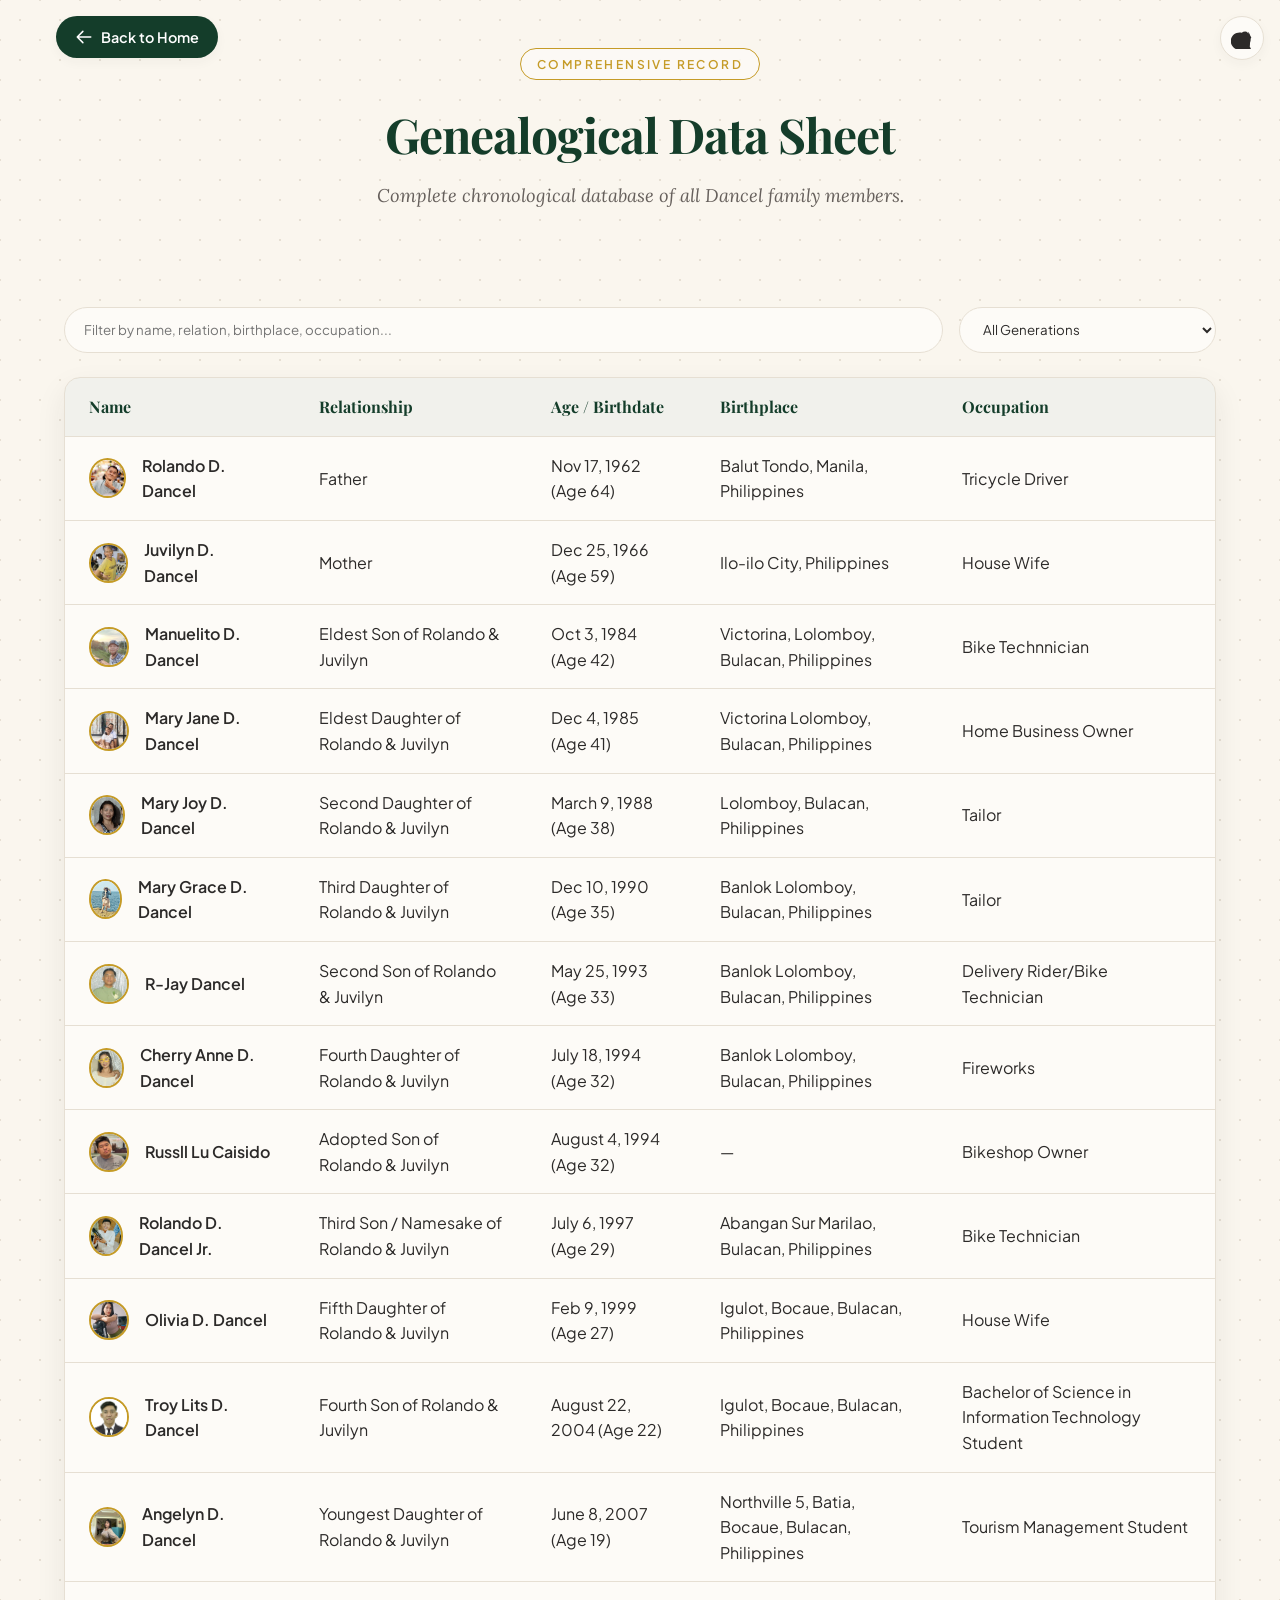
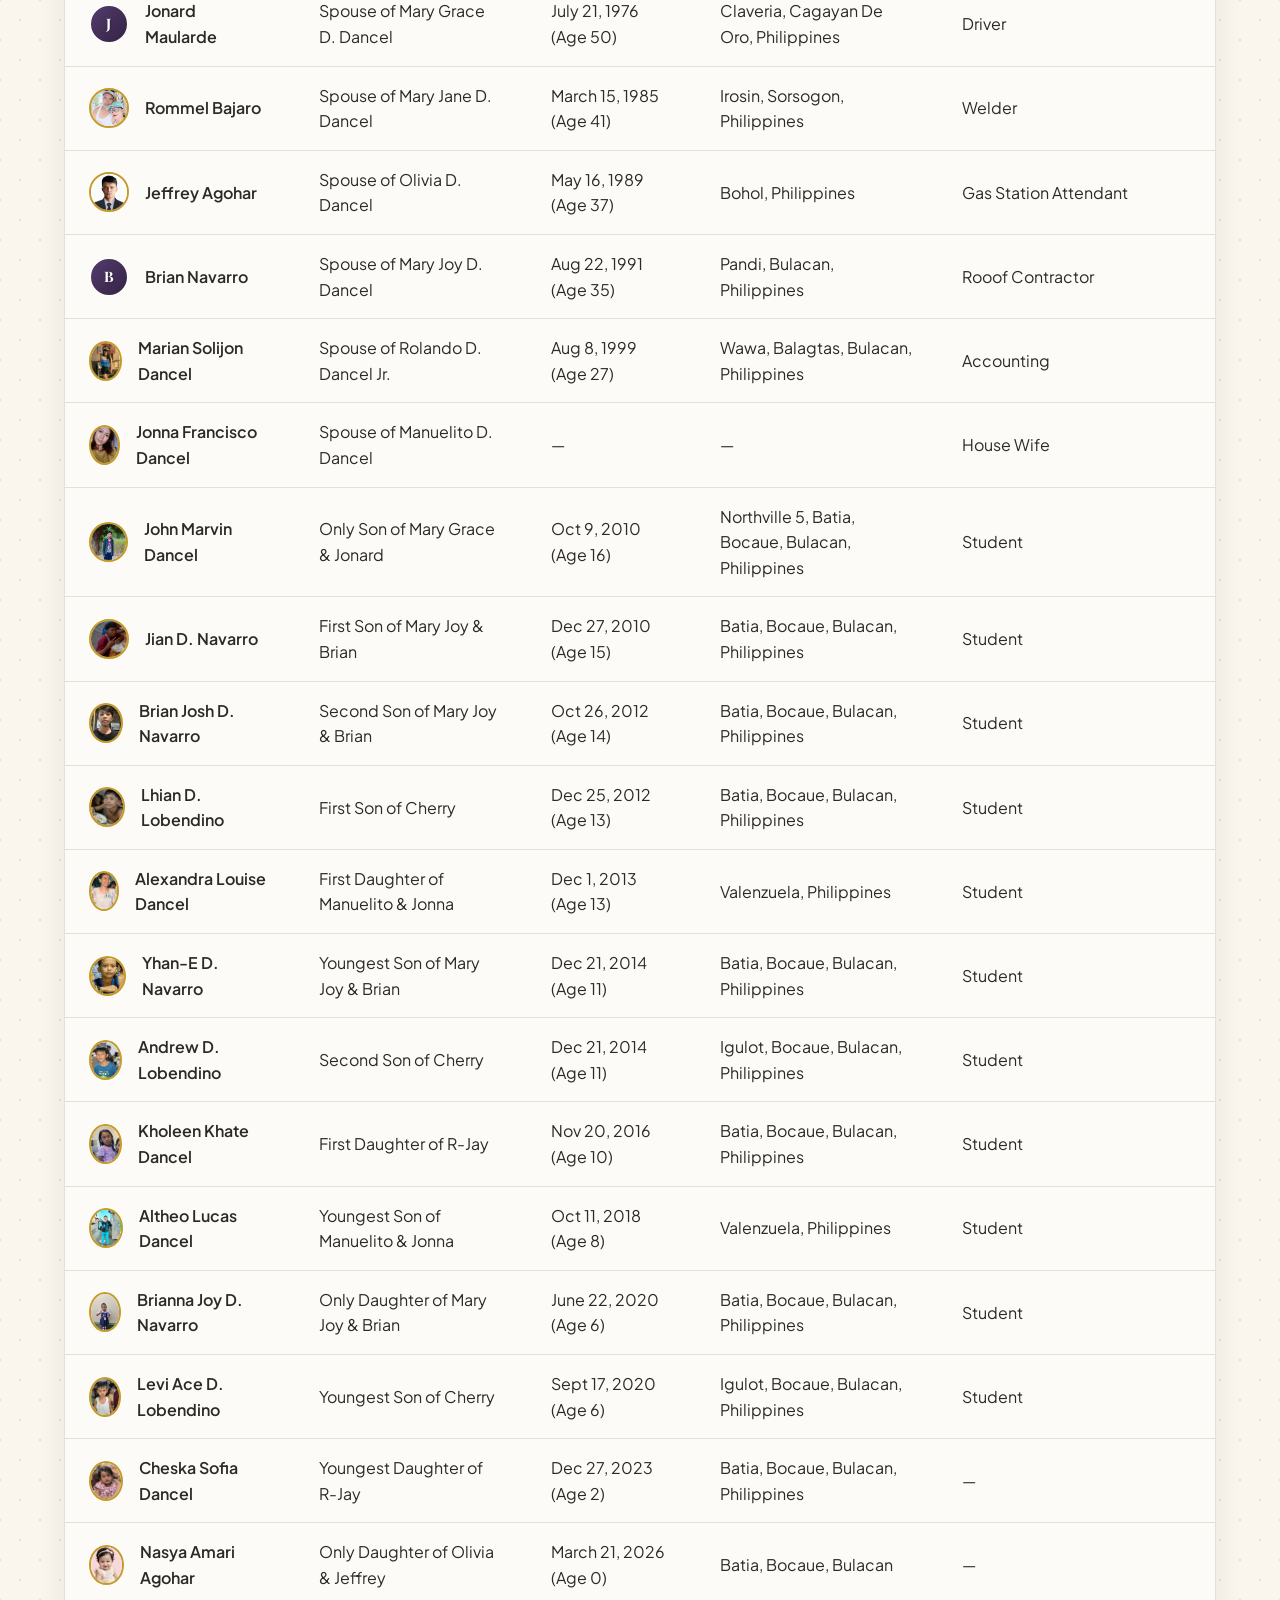
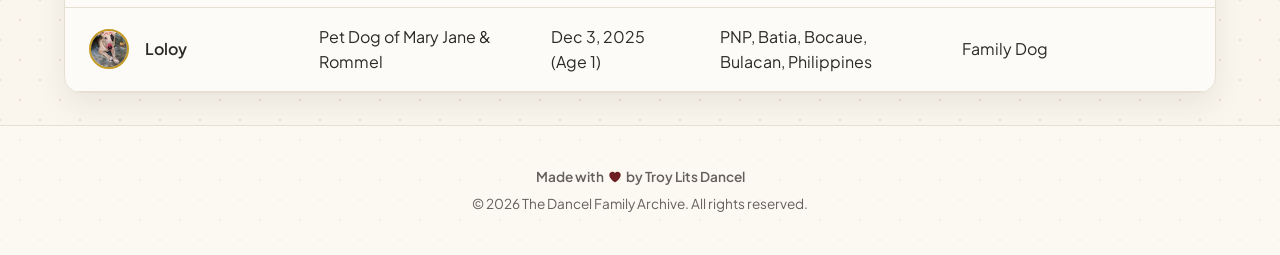
<file: genealogy.html>
<!DOCTYPE html>
<html lang="en">
<head>
  <meta charset="UTF-8">
  <meta name="viewport" content="width=device-width, initial-scale=1.0">
  <title>Genealogical Data — The Dancel Family Archive</title>
  <meta name="description" content="View a comprehensive list of birthdates, birthplaces, and relationships for everyone in the Dancel family tree.">
  <link rel="stylesheet" href="style.css">
  <style>
    /* Custom page-specific styling for the genealogy data sheet */
    .genealogy-container {
      max-width: 1200px;
      margin: 2rem auto;
      padding: 0 1.5rem;
    }
    .data-table-wrapper {
      background: var(--color-bg-card);
      border: 1px solid var(--color-border);
      border-radius: 16px;
      box-shadow: var(--shadow-md);
      overflow-x: auto;
      margin-top: 1.5rem;
    }
    .data-table {
      width: 100%;
      border-collapse: collapse;
      text-align: left;
      font-family: var(--font-sans);
    }
    .data-table th, .data-table td {
      padding: 1rem 1.5rem;
      border-bottom: 1px solid var(--color-border);
      color: var(--color-text-main);
    }
    .data-table th {
      background: rgba(20, 61, 42, 0.05);
      font-family: var(--font-serif-header);
      font-weight: 700;
      color: var(--color-accent-emerald);
      user-select: none;
    }
    :root[data-theme="dark"] .data-table th {
      background: rgba(76, 184, 127, 0.1);
      color: var(--color-accent-emerald);
    }
    .data-table tr {
      cursor: pointer;
      transition: var(--transition-fast);
    }
    .data-table tr:hover {
      background: var(--color-bg-card-hover);
    }
    .member-info-cell {
      display: flex;
      align-items: center;
      gap: 1rem;
    }
    .member-avatar-mini {
      width: 40px;
      height: 40px;
      border-radius: 50%;
      object-fit: cover;
      border: 2px solid var(--color-border-gold);
    }
    .member-avatar-fallback {
      width: 40px;
      height: 40px;
      border-radius: 50%;
      display: flex;
      align-items: center;
      justify-content: center;
      font-weight: bold;
      color: white;
      font-size: 0.9rem;
    }
    .search-filter-bar {
      display: flex;
      gap: 1rem;
      margin-bottom: 1.5rem;
      flex-wrap: wrap;
    }
    .genealogy-search {
      flex: 1;
      min-width: 250px;
      padding: 0.8rem 1.2rem;
      border: 1px solid var(--color-border);
      border-radius: 30px;
      font-family: var(--font-sans);
      background: var(--color-bg-card);
      color: var(--color-text-main);
      outline: none;
      transition: var(--transition-fast);
    }
    .genealogy-search:focus {
      border-color: var(--color-border-gold);
    }
    .genealogy-filter {
      padding: 0.8rem 1.2rem;
      border: 1px solid var(--color-border);
      border-radius: 30px;
      font-family: var(--font-sans);
      background: var(--color-bg-card);
      color: var(--color-text-main);
      outline: none;
      cursor: pointer;
    }
    @media (max-width: 768px) {
      .data-table th:nth-child(4), .data-table td:nth-child(4),
      .data-table th:nth-child(5), .data-table td:nth-child(5) {
        display: none; /* Hide birthplace/occupation on mobile to keep readable */
      }
    }
  </style>
</head>
<body>
  <header>
    <a href="home.html" class="back-to-home-btn">
      <svg xmlns="http://www.w3.org/2000/svg" fill="none" viewBox="0 0 24 24" stroke-width="2" stroke="currentColor">
        <path stroke-linecap="round" stroke-linejoin="round" d="M10.5 19.5L3 12m0 0l7.5-7.5M3 12h18" />
      </svg>
      Back to Home
    </a>
    <button class="theme-toggle-btn" id="theme-toggle" title="Toggle Dark Mode">
      <svg xmlns="http://www.w3.org/2000/svg" fill="currentColor" viewBox="0 0 24 24">
        <path d="M21.64 15.95c-.18-.87-.46-1.69-.82-2.47.54-.5 1.25-1.3 1.25-2.12 0-.88-.75-1.6-1.63-1.6-.07 0-.15 0-.22.01C19.27 7.2 17.66 5.02 15.5 5c-1.4 0-2.74.5-3.8 1.3-.75-.23-1.54-.35-2.35-.35-5.31 0-9.65 4.26-9.65 9.5s4.34 9.5 9.65 9.5c.3 0 .59-.01.88-.04 1.06.68 2.36 1.08 3.7 1.08 1.45 0 2.8-.48 3.77-1.3l.5.5c.75.75 2.07.75 2.82 0 .75-.75.75-2.07 0-2.82l-.5-.5.02-.82c.14-1.14.2-2.3.2-3.46.53-1.69.82-3.46.82-5.3 0-2.84-1.22-5.39-3.15-7.15z"/>
      </svg>
    </button>
    <div class="header-center">
      <div class="brand-badge">Comprehensive Record</div>
      <h1 class="main-title">Genealogical Data Sheet</h1>
      <p class="subtitle">Complete chronological database of all Dancel family members.</p>
    </div>
  </header>

  <main class="genealogy-container" id="genealogy-layout">
    <div class="search-filter-bar">
      <input type="text" id="genealogy-search-input" class="genealogy-search" placeholder="Filter by name, relation, birthplace, occupation..." autocomplete="off">
      <select id="genealogy-generation-filter" class="genealogy-filter">
        <option value="all">All Generations</option>
        <option value="1">1st Gen (Parents)</option>
        <option value="2">2nd Gen (Siblings)</option>
        <option value="3">3rd Gen (Grandchildren & Pets)</option>
      </select>
    </div>

    <div class="data-table-wrapper">
      <table class="data-table">
        <thead>
          <tr>
            <th>Name</th>
            <th>Relationship</th>
            <th>Age / Birthdate</th>
            <th>Birthplace</th>
            <th>Occupation</th>
          </tr>
        </thead>
        <tbody id="genealogy-table-body">
          <!-- Dynamic contents -->
        </tbody>
      </table>
    </div>
  </main>

  <footer>
    <p class="footer-heart">
      Made with 
      <svg xmlns="http://www.w3.org/2000/svg" viewBox="0 0 24 24" fill="currentColor">
        <path d="M11.645 20.91l-.007-.003-.022-.012a15.247 15.247 0 01-.383-.218 25.18 25.18 0 01-4.244-3.17C4.688 15.36 2.25 12.174 2.25 8.25 2.25 5.322 4.714 3 7.688 3A5.5 5.5 0 0112 5.052 5.5 5.5 0 0116.313 3c2.973 0 5.437 2.322 5.437 5.25 0 3.925-2.438 7.111-4.739 9.256a25.175 25.175 0 01-4.244 3.17 15.247 15.247 0 01-.383.219l-.022.012-.007.004-.003.001a.752.752 0 01-.704 0l-.003-.001z" />
      </svg>
      by Troy Lits Dancel
    </p>
    <p>&copy; 2026 The Dancel Family Archive. All rights reserved.</p>
  </footer>

  <script src="script.js"></script>
</body>
</html>
</file>
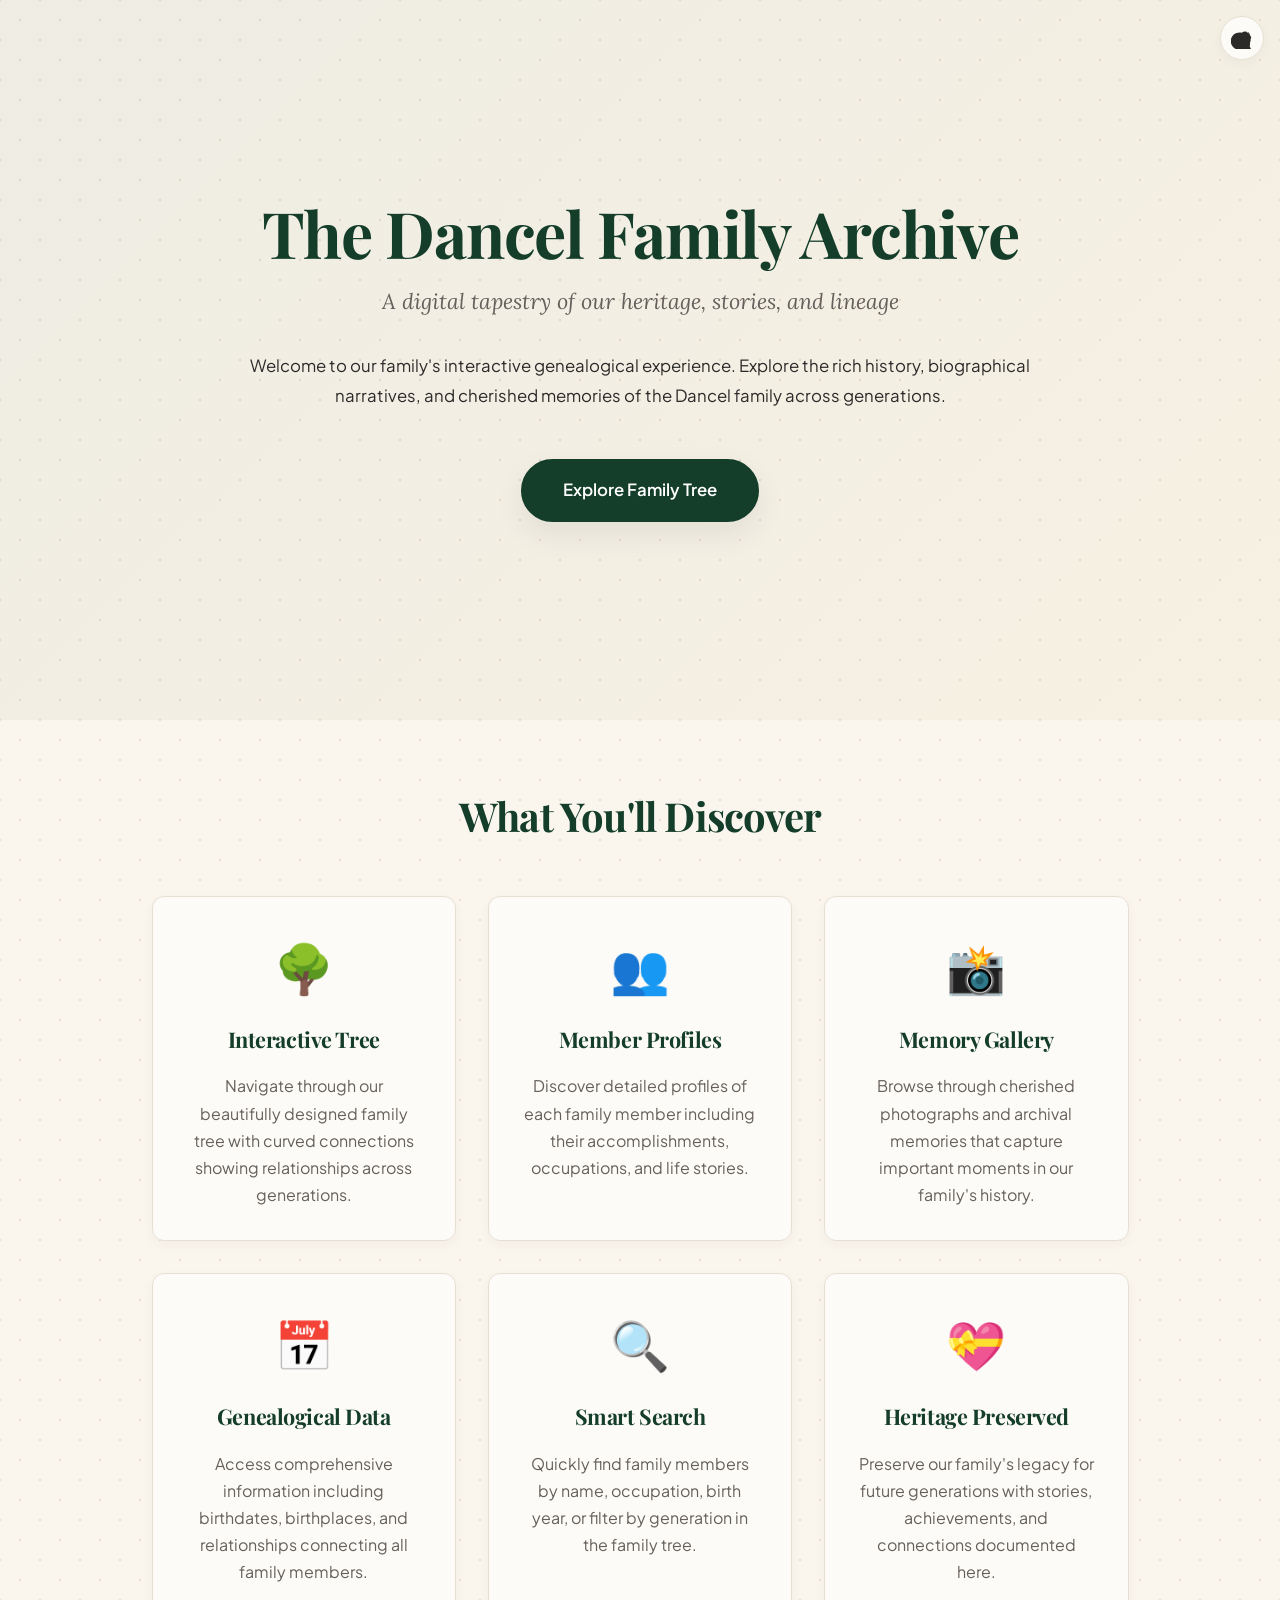
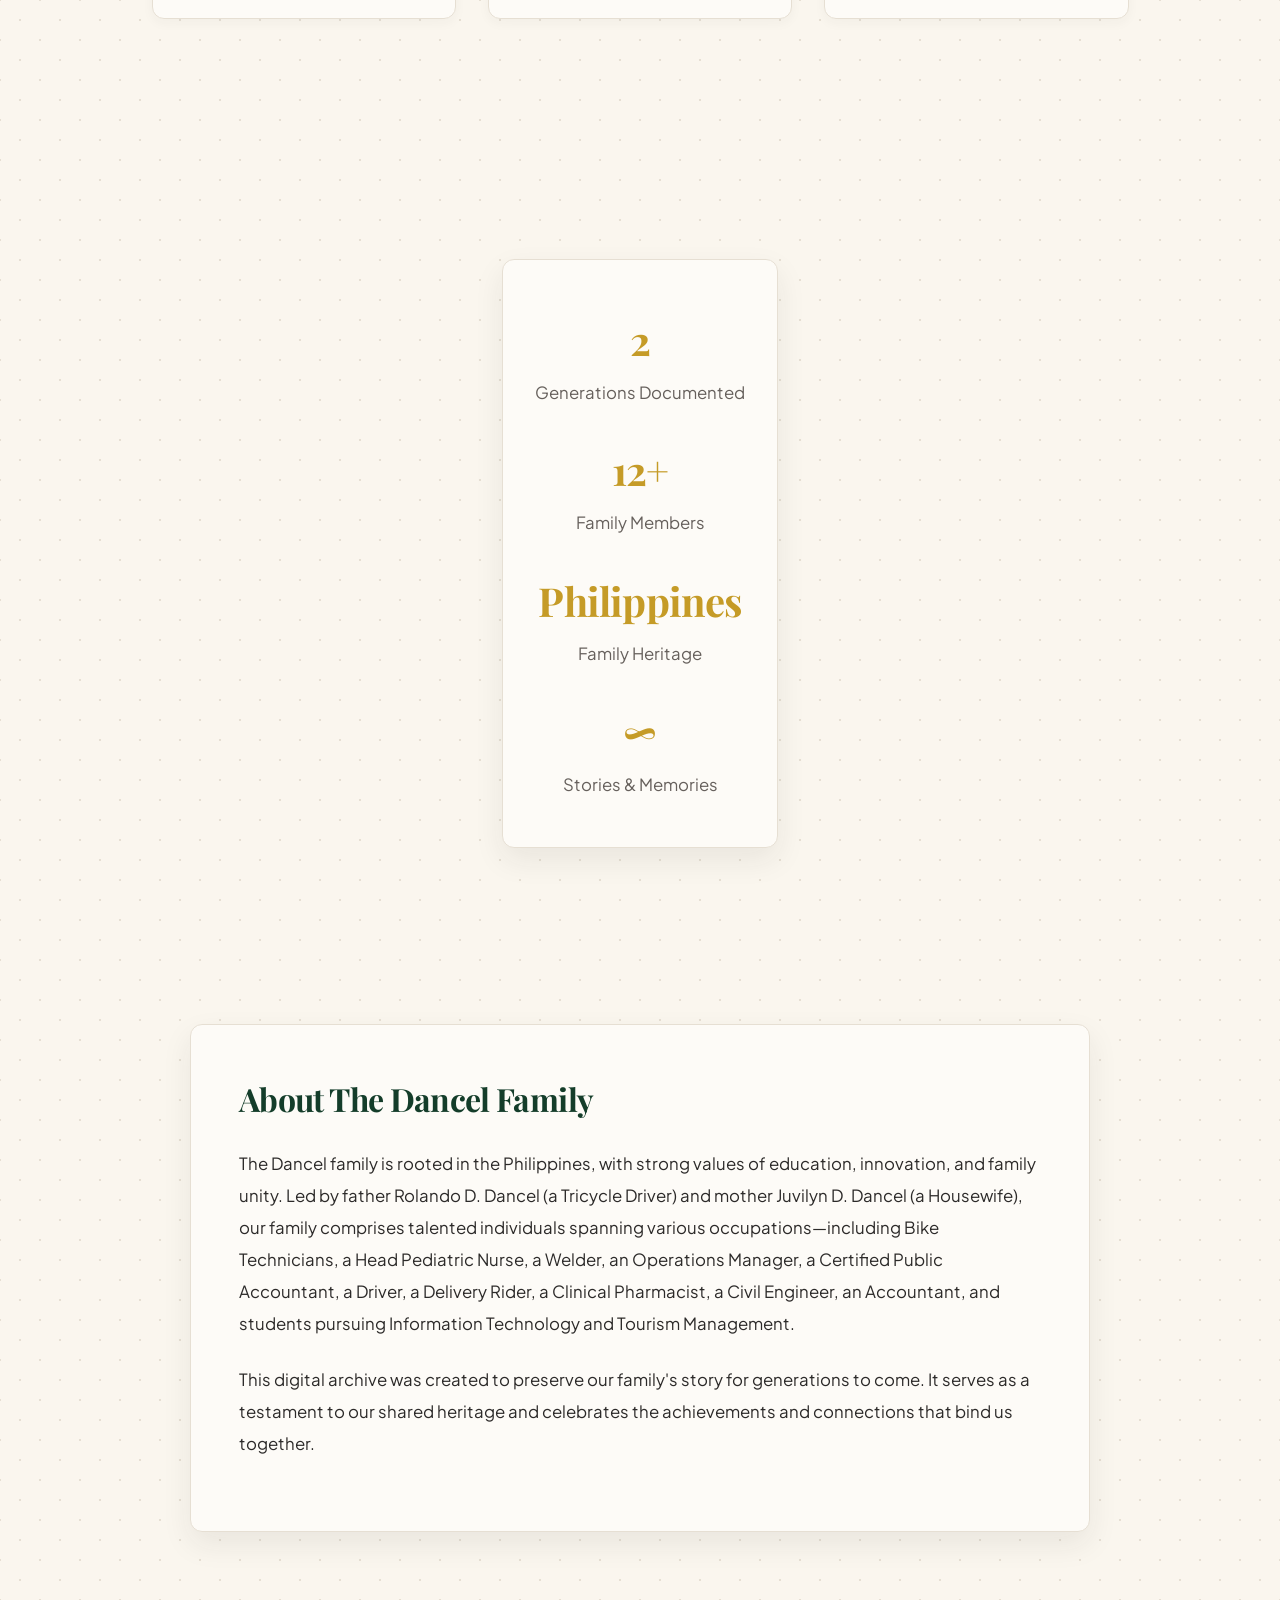
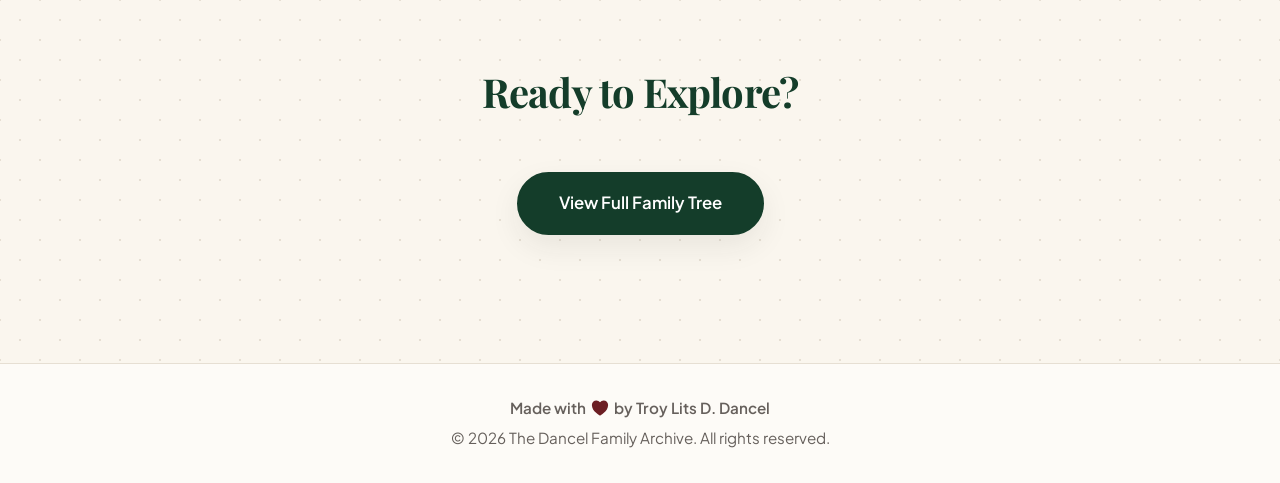
<file: home.html>
<!DOCTYPE html>
<html lang="en">
<head>
  <meta charset="UTF-8">
  <meta name="viewport" content="width=device-width, initial-scale=1.0">
  <title>The Dancel Family Archive — Home</title>
  <meta name="description" content="Welcome to the Dancel Family Archive. Explore our rich heritage, genealogical lineage, and family stories.">
  <link rel="stylesheet" href="style.css">
  <style>
    /* Home Page Specific Styles */
    .home-hero {
      min-height: 80vh;
      display: flex;
      align-items: center;
      justify-content: center;
      text-align: center;
      padding: 4rem 2rem;
      background: linear-gradient(135deg, rgba(20, 61, 42, 0.05) 0%, rgba(197, 155, 39, 0.05) 100%);
      position: relative;
      overflow: hidden;
    }

    .hero-content {
      max-width: 800px;
      z-index: 2;
    }

    .hero-content h1 {
      font-size: 4rem;
      color: var(--color-accent-emerald);
      margin-bottom: 1rem;
      line-height: 1.1;
      font-family: var(--font-serif-header);
    }

    .hero-subtitle {
      font-size: 1.35rem;
      color: var(--color-text-muted);
      margin-bottom: 2rem;
      font-style: italic;
      font-family: var(--font-serif-body);
    }

    .hero-description {
      font-size: 1.05rem;
      color: var(--color-text-main);
      line-height: 1.8;
      margin-bottom: 3rem;
    }

    .cta-button {
      display: inline-block;
      padding: 1rem 2.5rem;
      background-color: var(--color-accent-emerald);
      color: white;
      text-decoration: none;
      border-radius: 50px;
      font-weight: 600;
      font-size: 1.05rem;
      transition: var(--transition-smooth);
      box-shadow: var(--shadow-md);
      border: 2px solid var(--color-accent-emerald);
    }

    .cta-button:hover {
      background-color: transparent;
      color: var(--color-accent-emerald);
      transform: translateY(-2px);
      box-shadow: var(--shadow-lg);
    }

    .features-section {
      max-width: 1200px;
      margin: 4rem auto;
      padding: 0 2rem;
    }

    .section-title {
      font-size: 2.5rem;
      color: var(--color-accent-emerald);
      text-align: center;
      margin-bottom: 3rem;
      font-family: var(--font-serif-header);
    }

    .features-grid {
      display: grid;
      grid-template-columns: repeat(auto-fit, minmax(280px, 1fr));
      gap: 2rem;
      margin-bottom: 4rem;
    }

    .feature-card {
      background-color: var(--color-bg-card);
      padding: 2rem;
      border-radius: 12px;
      border: 1px solid var(--color-border);
      text-align: center;
      transition: var(--transition-smooth);
      box-shadow: var(--shadow-sm);
    }

    .feature-card:hover {
      transform: translateY(-8px);
      box-shadow: var(--shadow-lg);
      border-color: var(--color-accent-gold);
    }

    .feature-icon {
      font-size: 3rem;
      margin-bottom: 1rem;
    }

    .feature-card h3 {
      font-size: 1.35rem;
      color: var(--color-accent-emerald);
      margin-bottom: 1rem;
      font-family: var(--font-serif-header);
    }

    .feature-card p {
      color: var(--color-text-muted);
      line-height: 1.7;
    }

    .family-stats {
      background-color: var(--color-bg-card);
      padding: 3rem 2rem;
      border-radius: 12px;
      border: 1px solid var(--color-border);
      margin: 3rem 0;
      box-shadow: var(--shadow-md);
    }

    .stats-grid {
      display: grid;
      grid-template-columns: repeat(auto-fit, minmax(200px, 1fr));
      gap: 2rem;
      text-align: center;
    }

    .stat-item h4 {
      font-size: 2.5rem;
      color: var(--color-accent-gold);
      margin-bottom: 0.5rem;
      font-family: var(--font-serif-header);
    }

    .stat-item p {
      color: var(--color-text-muted);
      font-size: 1.05rem;
    }

    .about-section {
      max-width: 900px;
      margin: 4rem auto;
      padding: 0 2rem;
      background-color: var(--color-bg-card);
      padding: 3rem;
      border-radius: 12px;
      border: 1px solid var(--color-border);
      box-shadow: var(--shadow-md);
    }

    .about-section h2 {
      font-size: 2rem;
      color: var(--color-accent-emerald);
      margin-bottom: 1.5rem;
      font-family: var(--font-serif-header);
    }

    .about-section p {
      color: var(--color-text-main);
      line-height: 1.9;
      margin-bottom: 1.5rem;
      font-size: 1.05rem;
    }

    .cta-container {
      text-align: center;
      margin: 4rem 0;
    }

    footer {
      background-color: var(--color-bg-card);
      border-top: 1px solid var(--color-border);
      padding: 2rem;
      text-align: center;
      margin-top: 4rem;
    }

    .footer-heart {
      display: flex;
      align-items: center;
      justify-content: center;
      gap: 0.5rem;
      color: var(--color-text-muted);
      margin-bottom: 0.5rem;
    }

    .footer-heart svg {
      width: 20px;
      height: 20px;
      color: var(--color-accent-burgundy);
    }

    footer p {
      color: var(--color-text-muted);
      font-size: 0.95rem;
    }

    @media (max-width: 768px) {
      .hero-content h1 {
        font-size: 2.5rem;
      }

      .hero-subtitle {
        font-size: 1.15rem;
      }

      .section-title {
        font-size: 2rem;
      }

      .features-grid {
        grid-template-columns: 1fr;
      }
    }
  </style>
</head>
<body>
  <button class="theme-toggle-btn" id="theme-toggle" title="Toggle Dark Mode">
    <svg xmlns="http://www.w3.org/2000/svg" fill="currentColor" viewBox="0 0 24 24">
      <path d="M21.64 15.95c-.18-.87-.46-1.69-.82-2.47.54-.5 1.25-1.3 1.25-2.12 0-.88-.75-1.6-1.63-1.6-.07 0-.15 0-.22.01C19.27 7.2 17.66 5.02 15.5 5c-1.4 0-2.74.5-3.8 1.3-.75-.23-1.54-.35-2.35-.35-5.31 0-9.65 4.26-9.65 9.5s4.34 9.5 9.65 9.5c.3 0 .59-.01.88-.04 1.06.68 2.36 1.08 3.7 1.08 1.45 0 2.8-.48 3.77-1.3l.5.5c.75.75 2.07.75 2.82 0 .75-.75.75-2.07 0-2.82l-.5-.5.02-.82c.14-1.14.2-2.3.2-3.46.53-1.69.82-3.46.82-5.3 0-2.84-1.22-5.39-3.15-7.15z"/>
    </svg>
  </button>
  <!-- Hero Section -->
  <section class="home-hero">
    <div class="hero-content">
      <h1>The Dancel Family Archive</h1>
      <p class="hero-subtitle">A digital tapestry of our heritage, stories, and lineage</p>
      <p class="hero-description">
        Welcome to our family's interactive genealogical experience. Explore the rich history, 
        biographical narratives, and cherished memories of the Dancel family across generations.
      </p>
      <a href="index.html" class="cta-button">Explore Family Tree</a>
    </div>
  </section>

  <!-- Features Section -->
  <section class="features-section">
    <h2 class="section-title">What You'll Discover</h2>
    <div class="features-grid">
      <a href="index.html#tree-container" class="feature-card feature-link">
        <div class="feature-icon">🌳</div>
        <h3>Interactive Tree</h3>
        <p>Navigate through our beautifully designed family tree with curved connections showing relationships across generations.</p>
      </a>
      <a href="index.html?focus=search" class="feature-card feature-link">
        <div class="feature-icon">👥</div>
        <h3>Member Profiles</h3>
        <p>Discover detailed profiles of each family member including their accomplishments, occupations, and life stories.</p>
      </a>
      <a href="index.html#family-gallery" class="feature-card feature-link">
        <div class="feature-icon">📸</div>
        <h3>Memory Gallery</h3>
        <p>Browse through cherished photographs and archival memories that capture important moments in our family's history.</p>
      </a>
      <a href="genealogy.html" class="feature-card feature-link">
        <div class="feature-icon">📅</div>
        <h3>Genealogical Data</h3>
        <p>Access comprehensive information including birthdates, birthplaces, and relationships connecting all family members.</p>
      </a>
      <a href="index.html?focus=search" class="feature-card feature-link">
        <div class="feature-icon">🔍</div>
        <h3>Smart Search</h3>
        <p>Quickly find family members by name, occupation, birth year, or filter by generation in the family tree.</p>
      </a>
      <a href="index.html#family-gallery" class="feature-card feature-link">
        <div class="feature-icon">💝</div>
        <h3>Heritage Preserved</h3>
        <p>Preserve our family's legacy for future generations with stories, achievements, and connections documented here.</p>
      </a>
    </div>
  </section>

  <!-- Family Stats -->
  <section class="features-section">
    <div class="family-stats">
      <div class="stats-grid">
        <div class="stat-item">
          <h4>2</h4>
          <p>Generations Documented</p>
        </div>
        <div class="stat-item">
          <h4>12+</h4>
          <p>Family Members</p>
        </div>
        <div class="stat-item">
          <h4>Philippines</h4>
          <p>Family Heritage</p>
        </div>
        <div class="stat-item">
          <h4>∞</h4>
          <p>Stories & Memories</p>
        </div>
      </div>
    </div>
  </section>

  <!-- About Section -->
  <section class="about-section">
    <h2>About The Dancel Family</h2>
    <p>
      The Dancel family is rooted in the Philippines, with strong values of education, innovation, and family unity. 
      Led by father Rolando D. Dancel (a Tricycle Driver) and mother Juvilyn D. Dancel (a Housewife), our family comprises talented individuals spanning various occupations—including Bike Technicians, a Head Pediatric Nurse, a Welder, an Operations Manager, a Certified Public Accountant, a Driver, a Delivery Rider, a Clinical Pharmacist, a Civil Engineer, an Accountant, and students pursuing Information Technology and Tourism Management.
    </p>
    <p>
      This digital archive was created to preserve our family's story for generations to come. It serves as a 
      testament to our shared heritage and celebrates the achievements and connections that bind us together.
    </p>
  </section>

  <!-- Call to Action -->
  <section class="cta-container">
    <h2 class="section-title">Ready to Explore?</h2>
    <a href="index.html" class="cta-button">View Full Family Tree</a>
  </section>

  <!-- Footer -->
  <footer>
    <p class="footer-heart">
      Made with 
      <svg xmlns="http://www.w3.org/2000/svg" viewBox="0 0 24 24" fill="currentColor">
        <path d="M11.645 20.91l-.007-.003-.022-.012a15.247 15.247 0 01-.383-.218 25.18 25.18 0 01-4.244-3.17C4.688 15.36 2.25 12.174 2.25 8.25 2.25 5.322 4.714 3 7.688 3A5.5 5.5 0 0112 5.052 5.5 5.5 0 0116.313 3c2.973 0 5.437 2.322 5.437 5.25 0 3.925-2.438 7.111-4.739 9.256a25.175 25.175 0 01-4.244 3.17 15.247 15.247 0 01-.383.219l-.022.012-.007.004-.003.001a.752.752 0 01-.704 0l-.003-.001z" />
      </svg>
      by Troy Lits D. Dancel
    </p>
    <p>&copy; 2026 The Dancel Family Archive. All rights reserved.</p>
  </footer>

  <script>
    // Smooth scroll for navigation
    document.querySelectorAll('a[href="index.html"]').forEach(link => {
      link.addEventListener('click', (e) => {
        document.body.style.opacity = 0;
        document.body.style.transition = 'opacity 0.3s ease';
        setTimeout(() => {
          window.location.href = link.href;
        }, 300);
      });
    });
  </script>
  <script src="script.js"></script>
</body>
</html>
</file>
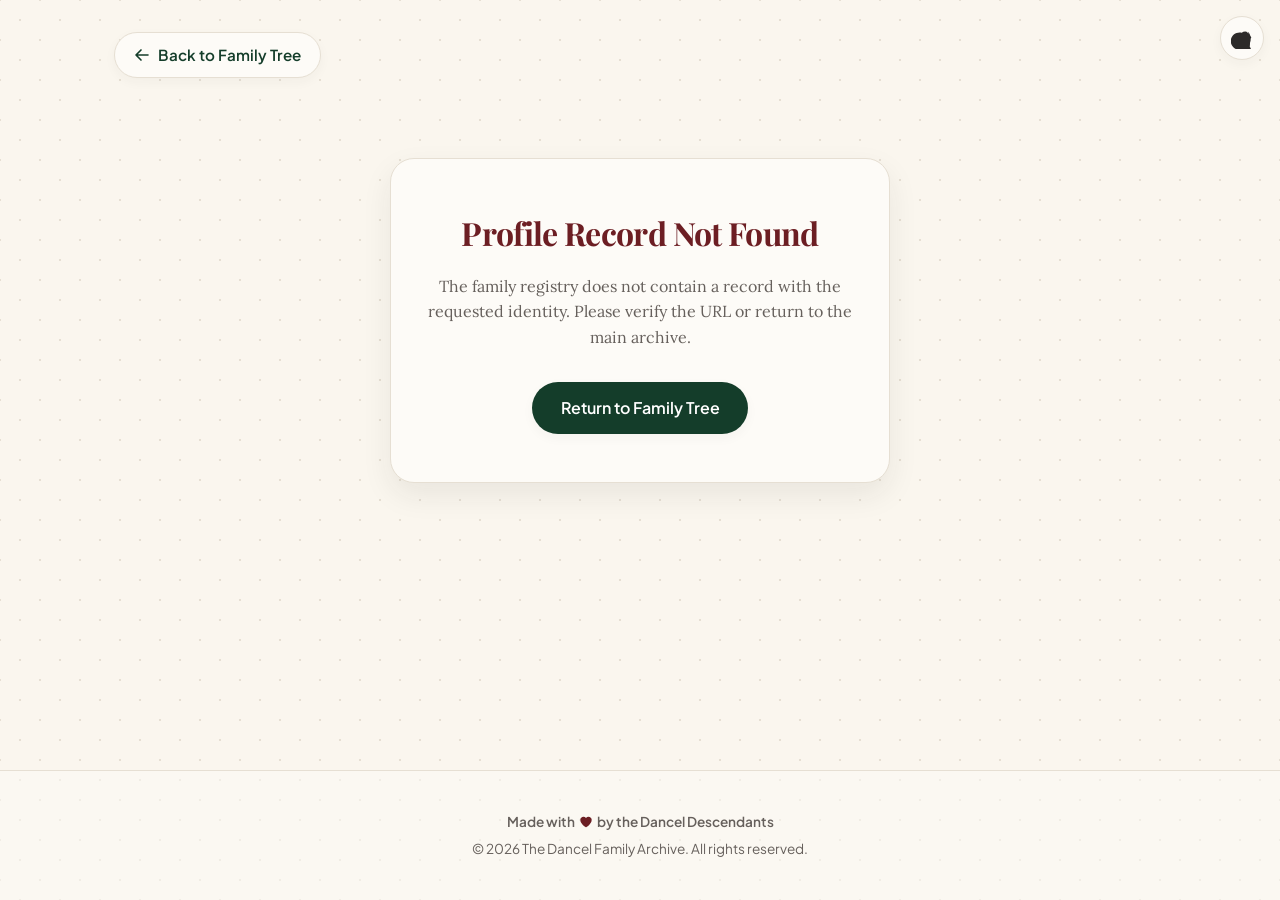
<file: profile.html>
<!DOCTYPE html>
<html lang="en">
<head>
  <meta charset="UTF-8">
  <meta name="viewport" content="width=device-width, initial-scale=1.0">
  <title>Family Member Profile — The Dancel Family Archive</title>
  <meta name="description" content="View historical files, detailed biography, immediate family unit, and visual memory gallery of a family member.">
  <link rel="stylesheet" href="style.css">
</head>
<body>
  <button class="theme-toggle-btn" id="theme-toggle" title="Toggle Dark Mode">
    <svg xmlns="http://www.w3.org/2000/svg" fill="currentColor" viewBox="0 0 24 24">
      <path d="M21.64 15.95c-.18-.87-.46-1.69-.82-2.47.54-.5 1.25-1.3 1.25-2.12 0-.88-.75-1.6-1.63-1.6-.07 0-.15 0-.22.01C19.27 7.2 17.66 5.02 15.5 5c-1.4 0-2.74.5-3.8 1.3-.75-.23-1.54-.35-2.35-.35-5.31 0-9.65 4.26-9.65 9.5s4.34 9.5 9.65 9.5c.3 0 .59-.01.88-.04 1.06.68 2.36 1.08 3.7 1.08 1.45 0 2.8-.48 3.77-1.3l.5.5c.75.75 2.07.75 2.82 0 .75-.75.75-2.07 0-2.82l-.5-.5.02-.82c.14-1.14.2-2.3.2-3.46.53-1.69.82-3.46.82-5.3 0-2.84-1.22-5.39-3.15-7.15z"/>
    </svg>
  </button>
  <main class="profile-container">
    
    <!-- Navigation back button -->
    <nav class="profile-nav">
      <a href="index.html" class="back-btn">
        <svg xmlns="http://www.w3.org/2000/svg" fill="none" viewBox="0 0 24 24" stroke-width="2.5" stroke="currentColor">
          <path stroke-linecap="round" stroke-linejoin="round" d="M10.5 19.5L3 12m0 0l7.5-7.5M3 12h18" />
        </svg>
        Back to Family Tree
      </a>
    </nav>
    <!-- Main dynamic profile view -->
    <div class="profile-layout" id="profile-layout">
      
      <!-- Left Hero Column -->
      <section class="profile-hero-card">
        <div class="cameo-frame" id="hero-frame">
          <!-- Populated dynamically via JS -->
        </div>
        <div class="profile-title-group">
          <h2 id="hero-name"><!-- Arthur Sterling --></h2>
          <span class="profile-role-badge" id="hero-role"><!-- Patriarch --></span>
        </div>
        
        <div class="profile-meta-list">
          <div class="profile-meta-item">
            <span class="profile-meta-label">Lifespan</span>
            <span class="profile-meta-value" id="hero-lifespan"><!-- 1920 - 2005 --></span>
          </div>
          <div class="profile-meta-item">
            <span class="profile-meta-label">Born In</span>
            <span class="profile-meta-value" id="hero-birthplace"><!-- Edinburgh, Scotland --></span>
          </div>
          <div class="profile-meta-item">
            <span class="profile-meta-label">Occupation</span>
            <span class="profile-meta-value" id="hero-occupation"><!-- Master Watchmaker --></span>
          </div>
        </div>
        
        <p class="profile-quote" id="hero-quote"><!-- Tagline quote --></p>
      </section>
      <!-- Right Content Column -->
      <div class="profile-content">
        
        <!-- Biography narrative -->
        <section class="content-card">
          <h3>Biography</h3>
          <div class="bio-text" id="bio-container">
            <!-- Populated dynamically via JS -->
          </div>
        </section>
        <!-- Immediate Family Unit -->
        <section class="content-card">
          <h3>Immediate Family</h3>
          <div class="family-unit-grid" id="family-grid">
            <!-- Family unit members populated dynamically -->
          </div>
        </section>
        <!-- Memory Gallery -->
        <section class="content-card" id="gallery-section">
          <h3>Archives & Memories</h3>
          <div class="gallery-grid" id="gallery-grid">
            <!-- Gallery elements populated dynamically -->
          </div>
        </section>
      </div>
    </div>
    <!-- Error/Fallback Card (displayed if parameter is missing/invalid) -->
    <div class="error-card" id="error-container" style="display: none;">
      <h2>Profile Record Not Found</h2>
      <p>The family registry does not contain a record with the requested identity. Please verify the URL or return to the main archive.</p>
      <a href="index.html" class="btn">Return to Family Tree</a>
    </div>
  </main>
  <footer>
    <p class="footer-heart">
      Made with 
      <svg xmlns="http://www.w3.org/2000/svg" viewBox="0 0 24 24" fill="currentColor">
        <path d="M11.645 20.91l-.007-.003-.022-.012a15.247 15.247 0 01-.383-.218 25.18 25.18 0 01-4.244-3.17C4.688 15.36 2.25 12.174 2.25 8.25 2.25 5.322 4.714 3 7.688 3A5.5 5.5 0 0112 5.052 5.5 5.5 0 0116.313 3c2.973 0 5.437 2.322 5.437 5.25 0 3.925-2.438 7.111-4.739 9.256a25.175 25.175 0 01-4.244 3.17 15.247 15.247 0 01-.383.219l-.022.012-.007.004-.003.001a.752.752 0 01-.704 0l-.003-.001z" />
      </svg>
      by the Dancel Descendants
    </p>
    <p>&copy; 2026 The Dancel Family Archive. All rights reserved.</p>
  </footer>
  <script src="script.js"></script>
</body>
</html>
</file>
<file: style.css>
@import url('https://fonts.googleapis.com/css2?family=Lora:ital,wght@0,400..700;1,400..700&family=Playfair+Display:ital,wght@0,400..900;1,400..900&family=Plus+Jakarta+Sans:ital,wght@0,300..800;1,300..800&display=swap');
:root {
  --color-bg-base: #FAF6EE;
  --color-bg-card: #FDFBF7;
  --color-bg-card-hover: #FFFDF9;
  --color-border: #E6DFD3;
  --color-border-gold: #C59B27;
  --color-text-main: #2C2A29;
  --color-text-muted: #66605C;
  --color-accent-emerald: #143D2A;
  --color-accent-emerald-light: #20593E;
  --color-accent-gold: #C59B27;
  --color-accent-gold-light: #DFB53B;
  --color-accent-burgundy: #6C1E23;
  --color-accent-burgundy-light: #8E2B31;
  
  --font-serif-header: 'Playfair Display', serif;
  --font-serif-body: 'Lora', serif;
  --font-sans: 'Plus Jakarta Sans', sans-serif;
  
  --shadow-sm: 0 4px 12px rgba(44, 42, 41, 0.04);
  --shadow-md: 0 12px 30px rgba(44, 42, 41, 0.08);
  --shadow-lg: 0 20px 40px rgba(44, 42, 41, 0.12);
  
  --transition-smooth: all 0.35s cubic-bezier(0.25, 0.8, 0.25, 1);
  --transition-fast: all 0.2s ease;
}
/* Dark Mode Theme */
:root[data-theme="dark"] {
  --color-bg-base: #1a1a1a;
  --color-bg-card: #2d2d2d;
  --color-bg-card-hover: #3a3a3a;
  --color-border: #404040;
  --color-border-gold: #8a7a1f;
  --color-text-main: #e8e8e8;
  --color-text-muted: #a0a0a0;
  --color-accent-emerald: #4cb87f;
  --color-accent-emerald-light: #5ec896;
  --color-accent-gold: #d4af37;
  --color-accent-gold-light: #e6c547;
  --color-accent-burgundy: #e85d6f;
  --color-accent-burgundy-light: #f07a87;
  
  --shadow-sm: 0 4px 12px rgba(0, 0, 0, 0.3);
  --shadow-md: 0 12px 30px rgba(0, 0, 0, 0.4);
  --shadow-lg: 0 20px 40px rgba(0, 0, 0, 0.5);
}
* {
  box-sizing: border-box;
  margin: 0;
  padding: 0;
}
body {
  background-color: var(--color-bg-base);
  color: var(--color-text-main);
  font-family: var(--font-sans);
  line-height: 1.6;
  overflow-x: hidden;
  background-image: 
    radial-gradient(var(--color-border) 1px, transparent 1px),
    radial-gradient(var(--color-border) 1px, transparent 1px);
  background-size: 40px 40px;
  background-position: 0 0, 20px 20px;
  min-height: 100vh;
  display: flex;
  flex-direction: column;
}
/* Scrollbar styling */
::-webkit-scrollbar {
  width: 8px;
  height: 8px;
}
::-webkit-scrollbar-track {
  background: var(--color-bg-base);
}
::-webkit-scrollbar-thumb {
  background: var(--color-border);
  border-radius: 4px;
}
::-webkit-scrollbar-thumb:hover {
  background: var(--color-accent-gold);
}
/* Typography styles */
h1, h2, h3, h4 {
  font-family: var(--font-serif-header);
  font-weight: 700;
  letter-spacing: -0.02em;
}
/* Layout header */
header {
  padding: 3rem 2rem 2rem;
  max-width: 1200px;
  margin: 0 auto;
  width: 100%;
  position: relative;
}
.header-center {
  text-align: center;
}
.back-to-home-btn {
  display: inline-flex;
  align-items: center;
  gap: 0.5rem;
  padding: 0.6rem 1.2rem;
  background-color: var(--color-accent-emerald);
  color: white;
  text-decoration: none;
  border-radius: 50px;
  font-size: 0.9rem;
  font-weight: 600;
  transition: var(--transition-smooth);
  box-shadow: var(--shadow-sm);
  position: absolute;
  top: 1rem;
  left: 1rem;
}
.back-to-home-btn svg {
  width: 18px;
  height: 18px;
}
.back-to-home-btn:hover {
  background-color: var(--color-accent-emerald-light);
  transform: translateY(-2px);
  box-shadow: var(--shadow-md);
}
/* Theme Toggle Button */
.theme-toggle-btn {
  display: inline-flex;
  align-items: center;
  justify-content: center;
  width: 44px;
  height: 44px;
  padding: 0;
  background-color: var(--color-bg-card);
  color: var(--color-text-main);
  border: 1px solid var(--color-border);
  border-radius: 50%;
  font-size: 1.2rem;
  cursor: pointer;
  transition: var(--transition-smooth);
  box-shadow: var(--shadow-sm);
  position: fixed;
  top: 1rem;
  right: 1rem;
  z-index: 1000;
}
.theme-toggle-btn:hover {
  background-color: var(--color-accent-gold);
  color: white;
  transform: rotate(20deg) scale(1.1);
  box-shadow: var(--shadow-md);
}
.theme-toggle-btn svg {
  width: 22px;
  height: 22px;
}

.brand-badge {
  display: inline-block;
  font-family: var(--font-sans);
  font-size: 0.75rem;
  text-transform: uppercase;
  letter-spacing: 0.2em;
  color: var(--color-accent-gold);
  border: 1px solid var(--color-border-gold);
  padding: 0.35rem 1rem;
  border-radius: 50px;
  margin-bottom: 1rem;
  background-color: rgba(253, 251, 247, 0.8);
  font-weight: 600;
}
h1.main-title {
  font-size: 3rem;
  color: var(--color-accent-emerald);
  margin-bottom: 0.5rem;
}
p.subtitle {
  font-family: var(--font-serif-body);
  font-style: italic;
  color: var(--color-text-muted);
  font-size: 1.15rem;
  margin-bottom: 2rem;
}
/* Feature card links */
.feature-link {
  text-decoration: none;
  color: inherit;
  cursor: pointer;
  display: block;
}
.feature-link:hover {
  transform: translateY(-8px);
}

/* Control bar for Search and Filters */
.controls-container {
  max-width: 700px;
  margin: 0 auto 3rem;
  background: var(--color-bg-card);
  padding: 0.75rem;
  border-radius: 100px;
  border: 1px solid var(--color-border);
  box-shadow: var(--shadow-sm);
  display: flex;
  align-items: center;
  gap: 0.5rem;
  position: relative;
  z-index: 10;
  transition: var(--transition-smooth);
}
.controls-container:focus-within {
  box-shadow: var(--shadow-md);
  border-color: var(--color-accent-gold);
}
.search-wrapper {
  position: relative;
  flex: 1;
  display: flex;
  align-items: center;
}
.search-wrapper svg {
  position: absolute;
  left: 1.25rem;
  width: 20px;
  height: 20px;
  color: var(--color-text-muted);
  pointer-events: none;
}
.search-input {
  width: 100%;
  padding: 0.85rem 1rem 0.85rem 3rem;
  border: none;
  background: transparent;
  font-family: var(--font-sans);
  font-size: 1rem;
  color: var(--color-text-main);
  outline: none;
}
.filter-select {
  padding: 0.85rem 1.5rem;
  border: none;
  border-left: 1px solid var(--color-border);
  background: transparent;
  font-family: var(--font-sans);
  font-size: 0.9rem;
  color: var(--color-text-muted);
  outline: none;
  cursor: pointer;
  border-radius: 0;
  font-weight: 500;
  transition: var(--transition-fast);
}
.filter-select:hover {
  color: var(--color-accent-emerald);
}
/* Autocomplete suggestion popup styling */
.suggestions-popup {
  position: absolute;
  top: 110%;
  left: 0;
  right: 0;
  background: var(--color-bg-card);
  border: 1px solid var(--color-border);
  border-radius: 16px;
  box-shadow: var(--shadow-md);
  max-height: 250px;
  overflow-y: auto;
  z-index: 999;
  display: none;
  padding: 0.5rem;
}
.suggestion-item {
  display: flex;
  align-items: center;
  gap: 0.75rem;
  padding: 0.75rem 1rem;
  border-radius: 10px;
  cursor: pointer;
  transition: var(--transition-fast);
}
.suggestion-item:hover {
  background-color: rgba(20, 61, 42, 0.05);
}
.suggestion-avatar {
  width: 32px;
  height: 32px;
  border-radius: 50%;
  object-fit: cover;
  border: 1px solid var(--color-accent-gold);
}
.suggestion-details {
  display: flex;
  flex-direction: column;
}
.suggestion-name {
  font-weight: 600;
  font-size: 0.9rem;
  color: var(--color-text-main);
}
.suggestion-relation {
  font-size: 0.75rem;
  color: var(--color-text-muted);
}
/* Tree visualization layout */
.tree-outer-container {
  width: 100%;
  overflow-x: auto;
  padding: 2rem 1rem 5rem;
  display: block;
  text-align: center;
  min-height: 600px;
  -webkit-overflow-scrolling: touch;
}
.tree {
  white-space: nowrap;
  margin: 0 auto;
  text-align: center;
  display: inline-block;
}
.tree ul {
  padding-top: 50px;
  position: relative;
  display: flex;
  justify-content: center;
  padding-left: 0;
}
.tree li {
  text-align: center;
  list-style-type: none;
  position: relative;
  padding: 50px 20px 0 20px;
  display: flex;
  flex-direction: column;
  align-items: center;
}
/* Connecting lines styling with curves */
.tree li::before, .tree li::after {
  content: '';
  position: absolute;
  top: 0;
  right: 50%;
  border-top: 2px solid var(--color-border);
  width: 50%;
  height: 35px;
  border-radius: 0 0 20px 0;
}
.tree li::after {
  right: auto;
  left: 50%;
  border-left: 2px solid var(--color-border);
  border-radius: 0 0 0 20px;
}
.tree li:only-child::after, .tree li:only-child::before {
  display: none;
}
.tree li:only-child {
  padding-top: 0;
}
.tree li:first-child::before, .tree li:last-child::after {
  border: 0 none;
}
.tree li:last-child::before {
  border-right: 2px solid var(--color-border);
  border-radius: 20px 0 0 0;
}
.tree li:first-child::after {
  border-radius: 0 0 0 20px;
}
.tree ul ul::before {
  content: '';
  position: absolute;
  top: 0;
  left: 50%;
  border-left: 2px solid var(--color-border);
  width: 0;
  height: 35px;
  transform: translateX(-50%);
}
/* Couple styling */
.couple-wrapper {
  display: flex;
  align-items: center;
  gap: 1.5rem;
  position: relative;
}
.couple-wrapper::after {
  content: '';
  position: absolute;
  top: 50%;
  left: 30px;
  right: 30px;
  height: 2px;
  background-color: var(--color-border);
  z-index: 1;
}
/* Person Node Cards styling */
.member-card {
  display: inline-flex;
  flex-direction: column;
  align-items: center;
  background: var(--color-bg-card);
  border: 1px solid var(--color-border);
  border-radius: 20px;
  padding: 1.5rem 1.25rem 1.25rem;
  width: 190px;
  text-decoration: none;
  color: var(--color-text-main);
  box-shadow: var(--shadow-sm);
  transition: var(--transition-smooth);
  position: relative;
  z-index: 2;
  cursor: pointer;
}
.member-card:hover {
  transform: translateY(-8px);
  box-shadow: var(--shadow-md);
  border-color: var(--color-accent-gold);
  background: var(--color-bg-card-hover);
}
.member-card.highlighted {
  border-color: var(--color-accent-emerald);
  box-shadow: 0 0 0 3px rgba(20, 61, 42, 0.15), var(--shadow-md);
  transform: scale(1.03) translateY(-5px);
}
.member-card.dimmed {
  opacity: 0.35;
  filter: grayscale(80%);
}
/* Profile cameo styling */
.cameo-frame {
  position: relative;
  width: 90px;
  height: 90px;
  border-radius: 50%;
  padding: 4px;
  background: linear-gradient(135deg, var(--color-border) 30%, var(--color-accent-gold) 100%);
  box-shadow: inset 0 2px 4px rgba(0,0,0,0.1), 0 4px 10px rgba(0,0,0,0.06);
  margin-bottom: 1rem;
  display: flex;
  justify-content: center;
  align-items: center;
  transition: var(--transition-smooth);
}
.member-card:hover .cameo-frame {
  background: linear-gradient(135deg, var(--color-accent-gold) 0%, var(--color-accent-gold-light) 100%);
  transform: rotate(5deg) scale(1.05);
}
.cameo-image {
  width: 100%;
  height: 100%;
  border-radius: 50%;
  object-fit: cover;
  border: 2px solid var(--color-bg-card);
  background-color: var(--color-bg-base);
}
/* Fallback avatar when image fails or isn't loaded */
.avatar-fallback {
  width: 100%;
  height: 100%;
  border-radius: 50%;
  border: 2px solid var(--color-bg-card);
  display: flex;
  align-items: center;
  justify-content: center;
  font-family: var(--font-serif-header);
  font-size: 1.8rem;
  font-weight: 700;
  color: #fff;
  text-shadow: 1px 1px 2px rgba(0,0,0,0.2);
}
/* Generate beautiful colors for different family roles */
.fallback-ancestor { background: linear-gradient(135deg, #4A3E3D, #2C2A29); }
.fallback-parent { background: linear-gradient(135deg, var(--color-accent-emerald), #0B2117); }
.fallback-sibling { background: linear-gradient(135deg, var(--color-accent-burgundy), #3C0F12); }
.fallback-self { background: linear-gradient(135deg, #1C355E, #0F1E36); }
.fallback-spouse { background: linear-gradient(135deg, #533B6B, #332345); }
.fallback-child { background: linear-gradient(135deg, #5F7464, #3B4D3F); }
.member-name {
  font-family: var(--font-serif-header);
  font-weight: 700;
  font-size: 1.05rem;
  margin-bottom: 0.25rem;
  text-align: center;
  white-space: normal;
  display: -webkit-box;
  -webkit-line-clamp: 2;
  -webkit-box-orient: vertical;
  overflow: hidden;
  color: var(--color-text-main);
  transition: var(--transition-fast);
}
.member-card:hover .member-name {
  color: var(--color-accent-emerald);
}
.member-dates {
  font-size: 0.75rem;
  color: var(--color-text-muted);
  font-weight: 500;
  margin-bottom: 0.5rem;
}
.member-relation {
  font-size: 0.7rem;
  font-weight: 700;
  letter-spacing: 0.05em;
  text-transform: uppercase;
  color: var(--color-accent-emerald);
  background: rgba(20, 61, 42, 0.06);
  padding: 0.25rem 0.6rem;
  border-radius: 50px;
  margin-top: auto;
  transition: var(--transition-fast);
}
.member-card:hover .member-relation {
  background: var(--color-accent-emerald);
  color: #fff;
}
/* ==========================================================================
   PROFILE PAGE STYLES
   ========================================================================= */
.profile-container {
  max-width: 1100px;
  margin: 2rem auto 5rem;
  padding: 0 1.5rem;
  width: 100%;
}
.profile-nav {
  margin-bottom: 2rem;
  display: flex;
  align-items: center;
}
.back-btn {
  display: inline-flex;
  align-items: center;
  gap: 0.5rem;
  text-decoration: none;
  font-family: var(--font-sans);
  font-weight: 600;
  font-size: 0.95rem;
  color: var(--color-accent-emerald);
  padding: 0.6rem 1.2rem;
  border-radius: 50px;
  background: var(--color-bg-card);
  border: 1px solid var(--color-border);
  box-shadow: var(--shadow-sm);
  transition: var(--transition-smooth);
}
.back-btn:hover {
  border-color: var(--color-accent-gold);
  color: var(--color-accent-gold);
  transform: translateX(-4px);
  box-shadow: var(--shadow-md);
}
.back-btn svg {
  width: 16px;
  height: 16px;
}
.profile-layout {
  display: grid;
  grid-template-columns: 350px 1fr;
  gap: 2.5rem;
  align-items: start;
}
/* Left Hero Column */
.profile-hero-card {
  background: var(--color-bg-card);
  border: 1px solid var(--color-border);
  border-radius: 24px;
  padding: 2.5rem 2rem;
  box-shadow: var(--shadow-md);
  text-align: center;
  position: sticky;
  top: 2rem;
}
.profile-hero-card .cameo-frame {
  width: 180px;
  height: 180px;
  margin: 0 auto 1.5rem;
  padding: 6px;
}
.profile-hero-card .cameo-image {
  border-width: 3px;
}
.profile-hero-card .avatar-fallback {
  border-width: 3px;
  font-size: 3.5rem;
}
.profile-title-group h2 {
  font-size: 2.2rem;
  color: var(--color-accent-emerald);
  margin-bottom: 0.25rem;
  line-height: 1.15;
}
.profile-role-badge {
  display: inline-block;
  font-size: 0.8rem;
  font-weight: 700;
  text-transform: uppercase;
  letter-spacing: 0.1em;
  background: rgba(197, 155, 39, 0.12);
  color: var(--color-accent-gold);
  border: 1px solid rgba(197, 155, 39, 0.25);
  padding: 0.35rem 1rem;
  border-radius: 50px;
  margin-bottom: 1.5rem;
}
.profile-meta-list {
  text-align: left;
  border-top: 1px solid var(--color-border);
  border-bottom: 1px solid var(--color-border);
  padding: 1.5rem 0;
  margin-bottom: 1.5rem;
  display: flex;
  flex-direction: column;
  gap: 0.75rem;
}
.profile-meta-item {
  display: flex;
  justify-content: space-between;
  font-size: 0.9rem;
}
.profile-meta-label {
  font-weight: 600;
  color: var(--color-text-muted);
}
.profile-meta-value {
  font-weight: 500;
  color: var(--color-text-main);
  text-align: right;
}
.profile-quote {
  font-family: var(--font-serif-body);
  font-style: italic;
  font-size: 0.95rem;
  color: var(--color-accent-emerald-light);
  line-height: 1.5;
  background: rgba(20, 61, 42, 0.03);
  padding: 1rem;
  border-left: 3px solid var(--color-accent-gold);
  border-radius: 0 12px 12px 0;
}
/* Right Content Column */
.profile-content {
  display: flex;
  flex-direction: column;
  gap: 2.5rem;
}
.content-card {
  background: var(--color-bg-card);
  border: 1px solid var(--color-border);
  border-radius: 24px;
  padding: 2.5rem;
  box-shadow: var(--shadow-md);
}
.content-card h3 {
  font-size: 1.5rem;
  color: var(--color-accent-emerald);
  margin-bottom: 1.25rem;
  position: relative;
  display: flex;
  align-items: center;
  gap: 0.5rem;
}
.content-card h3::after {
  content: '';
  flex: 1;
  height: 1px;
  background-color: var(--color-border);
}
/* Biography Text Styling */
.bio-text {
  font-family: var(--font-serif-body);
  font-size: 1.1rem;
  color: var(--color-text-main);
  line-height: 1.8;
}
.bio-text p {
  margin-bottom: 1.25rem;
}
.bio-text p:last-child {
  margin-bottom: 0;
}
/* Family Unit Section */
.family-unit-grid {
  display: grid;
  grid-template-columns: repeat(auto-fill, minmax(180px, 1fr));
  gap: 1.5rem;
}
/* Family Unit Specific Card spacing & layout */
.family-unit-card {
  display: flex;
  flex-direction: column;
  align-items: center;
  background: var(--color-bg-base);
  border: 1px solid var(--color-border);
  border-radius: 16px;
  padding: 1.25rem;
  text-decoration: none;
  color: var(--color-text-main);
  transition: var(--transition-smooth);
}
.family-unit-card:hover {
  transform: translateY(-5px);
  border-color: var(--color-accent-gold);
  box-shadow: var(--shadow-sm);
  background: var(--color-bg-card-hover);
}
.family-unit-card .cameo-frame {
  width: 70px;
  height: 70px;
  margin-bottom: 0.75rem;
}
.family-unit-card .member-name {
  font-size: 0.95rem;
  font-weight: 700;
  margin-bottom: 0.15rem;
}
.family-unit-card .member-relation {
  font-size: 0.65rem;
  padding: 0.15rem 0.5rem;
}
/* Media Gallery Section */
.gallery-grid {
  display: grid;
  grid-template-columns: repeat(auto-fill, minmax(220px, 1fr));
  gap: 1.5rem;
}
.gallery-item {
  border-radius: 16px;
  overflow: hidden;
  background: var(--color-bg-base);
  border: 1px solid var(--color-border);
  display: flex;
  flex-direction: column;
  box-shadow: var(--shadow-sm);
  transition: var(--transition-smooth);
}
.gallery-item:hover {
  transform: translateY(-5px) scale(1.02);
  box-shadow: var(--shadow-md);
  border-color: var(--color-accent-gold);
}
.gallery-img-wrapper {
  position: relative;
  padding-bottom: 75%; /* 4:3 Aspect Ratio */
  overflow: hidden;
  background-color: var(--color-border);
}
.gallery-img {
  position: absolute;
  top: 0;
  left: 0;
  width: 100%;
  height: 100%;
  object-fit: cover;
  transition: transform 0.6s ease;
}
.gallery-item:hover .gallery-img {
  transform: scale(1.08);
}
.gallery-caption {
  padding: 1rem;
}
.gallery-title {
  font-family: var(--font-serif-header);
  font-weight: 700;
  font-size: 1rem;
  color: var(--color-text-main);
  margin-bottom: 0.15rem;
}
.gallery-date {
  font-size: 0.75rem;
  color: var(--color-text-muted);
  font-weight: 500;
}
/* Error layout state */
.error-card {
  text-align: center;
  max-width: 500px;
  margin: 5rem auto;
  background: var(--color-bg-card);
  border: 1px solid var(--color-border);
  border-radius: 24px;
  padding: 3rem 2rem;
  box-shadow: var(--shadow-md);
}
.error-card h2 {
  font-size: 2rem;
  color: var(--color-accent-burgundy);
  margin-bottom: 1rem;
}
.error-card p {
  color: var(--color-text-muted);
  margin-bottom: 2rem;
  font-family: var(--font-serif-body);
}
.error-card .btn {
  display: inline-block;
  background: var(--color-accent-emerald);
  color: #fff;
  text-decoration: none;
  font-weight: 600;
  padding: 0.8rem 1.8rem;
  border-radius: 50px;
  transition: var(--transition-fast);
  box-shadow: var(--shadow-sm);
}
.error-card .btn:hover {
  background: var(--color-accent-emerald-light);
  transform: translateY(-2px);
  box-shadow: var(--shadow-md);
}
/* Footer styling */
footer {
  margin-top: auto;
  padding: 2.5rem 1.5rem;
  text-align: center;
  border-top: 1px solid var(--color-border);
  background: rgba(253, 251, 247, 0.5);
  font-size: 0.85rem;
  color: var(--color-text-muted);
}
footer p.footer-heart {
  display: flex;
  align-items: center;
  justify-content: center;
  gap: 0.25rem;
  margin-bottom: 0.35rem;
  font-weight: 600;
}
footer svg {
  color: var(--color-accent-burgundy);
  width: 14px;
  height: 14px;
}
/* ==========================================================================
   MOBILE COLLAPSE / RESPONSIVE STYLES
   ========================================================================== */
@media (max-width: 1024px) {
  .profile-layout {
    grid-template-columns: 1fr;
  }
  .profile-hero-card {
    position: static;
  }
}
@media (max-width: 768px) {
  h1.main-title {
    font-size: 2.2rem;
  }
  header {
    padding: 2rem 1rem 1rem;
  }
  .controls-container {
    border-radius: 20px;
    flex-direction: column;
    padding: 0.5rem;
  }
  .search-wrapper {
    width: 100%;
  }
  .filter-select {
    width: 100%;
    border-left: none;
    border-top: 1px solid var(--color-border);
    padding: 0.85rem 1rem;
  }
  .tree-outer-container {
    padding: 1rem 0.5rem 4rem;
  }
  
  .member-card {
    width: 140px;
    padding: 1rem 0.75rem 0.75rem;
  }
  
  .cameo-frame {
    width: 65px;
    height: 65px;
  }
  
  .member-name {
    font-size: 0.85rem;
  }
  
  .member-dates {
    font-size: 0.7rem;
  }
  
  .member-relation {
    font-size: 0.65rem;
  }
}
/* Fade-in animations */
@keyframes fadeIn {
  from { opacity: 0; transform: translateY(15px); }
  to { opacity: 1; transform: translateY(0); }
}
.animate-fade-in {
  animation: fadeIn 0.6s cubic-bezier(0.25, 0.8, 0.25, 1) forwards;
}

/* Lightbox Modal */
.lightbox-modal {
  position: fixed;
  top: 0;
  left: 0;
  width: 100vw;
  height: 100vh;
  background-color: #000; /* True black background for fullscreen */
  z-index: 10000;
  display: flex;
  flex-direction: column;
  justify-content: center;
  align-items: center;
  opacity: 0;
  pointer-events: none;
  transition: opacity 0.3s ease;
  box-sizing: border-box;
}

.lightbox-modal:fullscreen {
  background-color: #000;
}

.lightbox-modal.active {
  opacity: 1;
  pointer-events: auto;
}

.lightbox-content {
  max-width: 95%;
  max-height: 90vh;
  display: flex;
  flex-direction: column;
  align-items: center;
  justify-content: center;
  position: relative;
}

.lightbox-img {
  max-width: 100%;
  max-height: 75vh; /* restrict height so image always fits screen completely */
  border-radius: 12px;
  box-shadow: 0 10px 40px rgba(0, 0, 0, 0.8);
  border: 2px solid rgba(255, 255, 255, 0.15);
  transform: scale(0.95);
  transition: transform 0.3s cubic-bezier(0.25, 0.8, 0.25, 1);
  object-fit: contain;
}

.lightbox-modal.active .lightbox-img {
  transform: scale(1);
}

.lightbox-back-btn {
  position: fixed;
  top: 1.5rem;
  left: 1.5rem;
  display: inline-flex;
  align-items: center;
  gap: 0.5rem;
  background: rgba(255, 255, 255, 0.15);
  border: 1px solid rgba(255, 255, 255, 0.25);
  color: #fff;
  padding: 0.65rem 1.25rem;
  border-radius: 50px;
  font-family: var(--font-sans);
  font-weight: 600;
  font-size: 0.9rem;
  cursor: pointer;
  z-index: 10001;
  transition: all 0.3s ease;
  backdrop-filter: blur(8px);
  box-shadow: 0 4px 12px rgba(0, 0, 0, 0.5);
  outline: none;
}

.lightbox-back-btn:hover {
  background: var(--color-accent-gold);
  border-color: var(--color-accent-gold);
  color: #fff;
  transform: translateX(-4px);
  box-shadow: 0 6px 16px rgba(197, 155, 39, 0.4);
}

.lightbox-back-btn svg {
  width: 16px;
  height: 16px;
}

.lightbox-caption {
  margin-top: 1.5rem;
  text-align: center;
  color: #fff;
  font-family: var(--font-serif-body);
}

.lightbox-title {
  font-size: 1.4rem;
  font-family: var(--font-serif-header);
  font-weight: 700;
  margin-bottom: 0.35rem;
  color: var(--color-bg-base);
}

.lightbox-desc {
  font-size: 0.95rem;
  color: #ccc;
}

.gallery-img-wrapper {
  cursor: zoom-in;
}

/* Family Gallery Main Page */
.family-gallery-section {
  max-width: 1200px;
  margin: 0 auto 5rem;
  padding: 0 2rem;
  width: 100%;
}

.gallery-container {
  background: var(--color-bg-card);
  border: 1px solid var(--color-border);
  border-radius: 24px;
  padding: 3rem 2.5rem;
  box-shadow: var(--shadow-md);
}

.gallery-section-title {
  font-size: 2rem;
  color: var(--color-accent-emerald);
  margin-bottom: 2rem;
  text-align: center;
  position: relative;
  display: flex;
  align-items: center;
  gap: 1rem;
}

.gallery-section-title::before,
.gallery-section-title::after {
  content: '';
  flex: 1;
  height: 1px;
  background-color: var(--color-border);
}

/* Adopted section styling for layout below sibling row */
.adopted-section {
  position: relative;
  display: flex;
  justify-content: center;
  margin-top: 50px;
  width: 100%;
}

.adopted-section::before {
  content: '';
  position: absolute;
  top: -50px;
  left: 50%;
  border-left: 2px solid var(--color-border);
  width: 0;
  height: 50px;
  transform: translateX(-50%);
}

@media (max-width: 992px) {
  .adopted-section {
    margin-top: 30px;
  }
  .adopted-section::before {
    top: -30px;
    height: 30px;
  }
}

/* Scroll hint styling */
.scroll-hint {
  display: none;
  font-family: var(--font-sans);
  font-size: 0.85rem;
  color: var(--color-accent-gold);
  margin-top: -1.25rem;
  margin-bottom: 1.5rem;
  font-weight: 600;
  text-transform: uppercase;
  letter-spacing: 0.05em;
  animation: pulse 2s infinite ease-in-out;
}

@media (max-width: 992px) {
  .scroll-hint {
    display: block;
  }
}

@keyframes pulse {
  0%, 100% { opacity: 0.6; }
  50% { opacity: 1; }
}
</file>
